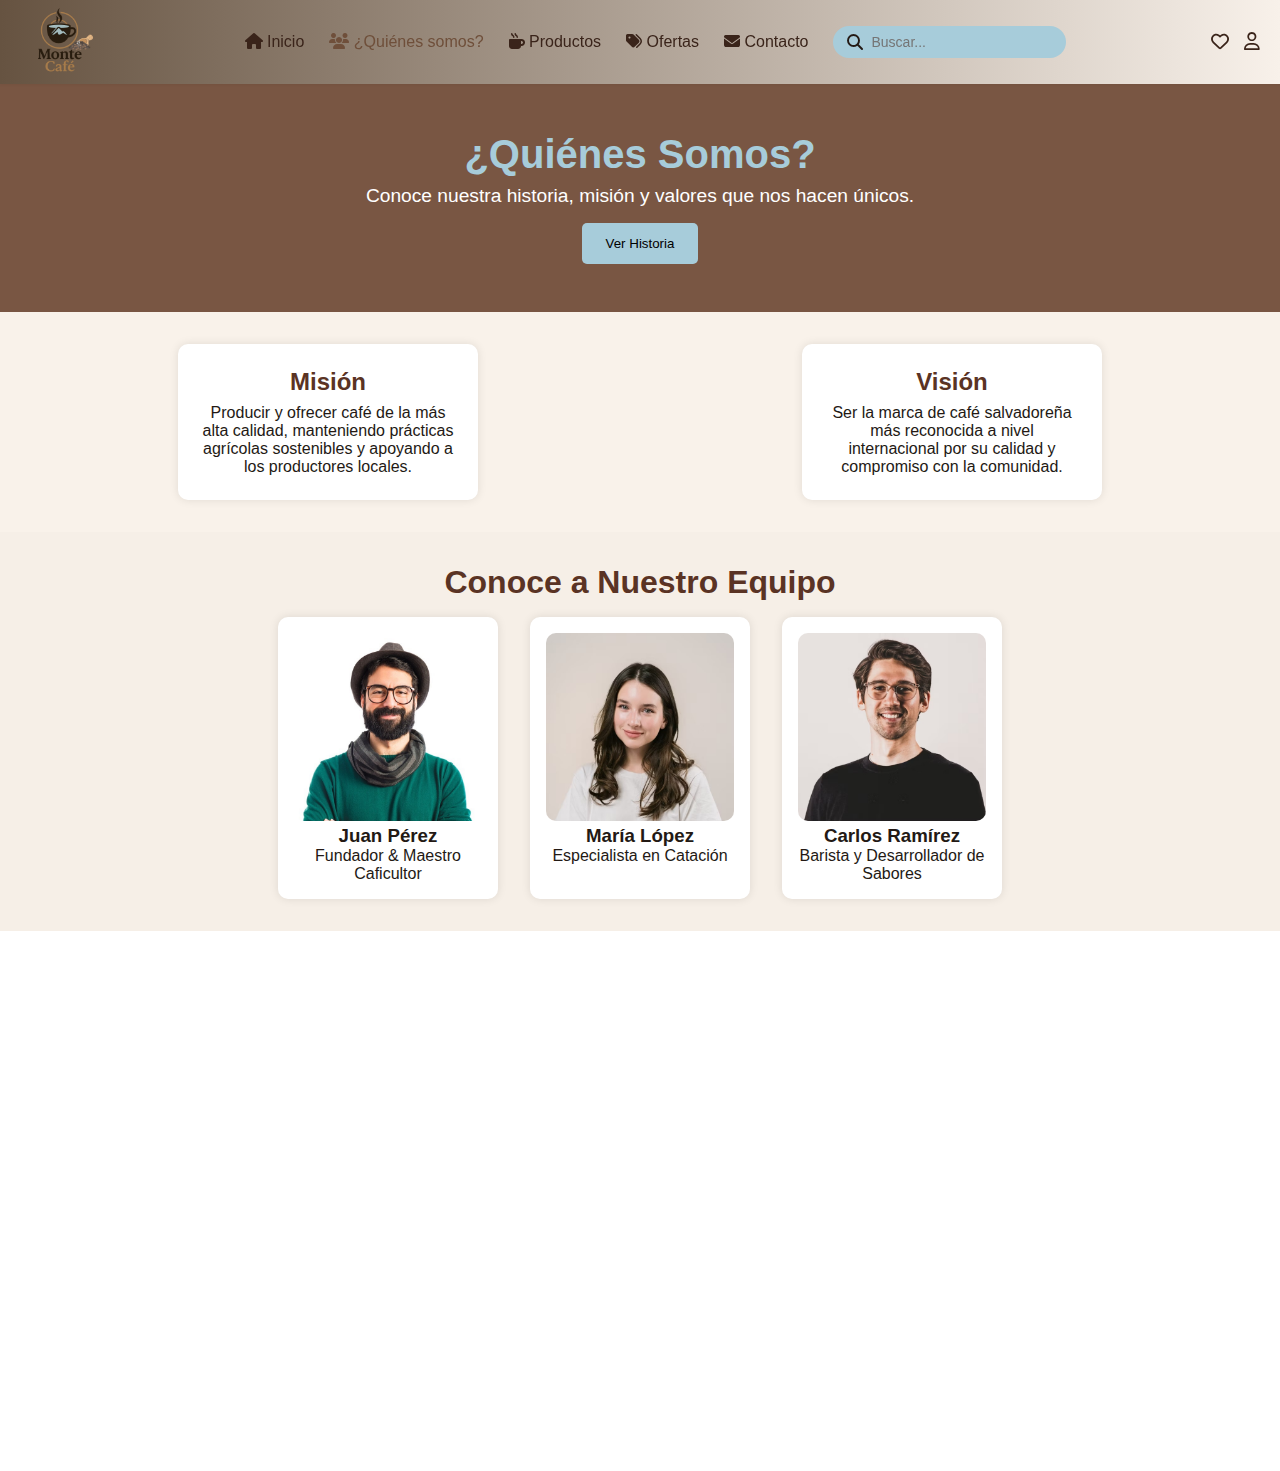
<file: DOM/views/quienesSomos/index.html>
<!DOCTYPE html>
<!-- Documento HTML para la sección "¿Quiénes Somos?" de la página Monte Café -->
<html lang="es">
<head>
  <!-- Metadatos principales -->
  <meta charset="UTF-8" />
  <meta name="viewport" content="width=device-width, initial-scale=1.0" />
  <title>¿Quiénes Somos? | Monte Café</title>

  <!-- Importación de estilos CSS -->
  <!-- Estilos para el Navbar y el Footer compartidos con otras páginas -->
  <link rel="stylesheet" href="../.././assets/css/styleNavbar.css" />
  <link rel="stylesheet" href="../../assets/css/stylefooter.css" />
  <!-- Estilo propio de esta página específica -->
  <link rel="stylesheet" href="assets/css/styles.css" />

  <!-- Importación de iconos desde Font Awesome -->
  <link rel="stylesheet" href="https://cdnjs.cloudflare.com/ajax/libs/font-awesome/6.4.0/css/all.min.css"/>
  
  <!-- Librería de animaciones AOS (Animate On Scroll) -->
  <link href="https://unpkg.com/aos@2.3.4/dist/aos.css" rel="stylesheet">
</head>
<body>

  <!-- ========================== NAVBAR ========================== -->
<header class="navbar" data-aos="fade-down">
  <div class="navbar-container">

    <!-- Logo del sitio -->
    <div class="logo">
      <a href="../../index.html">
        <img src="../../assets/img/Monte-Cafe.png" alt="Logo Café" />
      </a>
    </div>

    <!-- Menú de navegación en versión de escritorio -->
    <div class="nav-desktop">
      <nav class="nav-links">
        <a href="../../index.html"><i class="fas fa-home"></i> Inicio</a>
        <a href="./index.html" class="active"><i class="fas fa-users"></i> ¿Quiénes somos?</a>
        <a href="../productos/index.html"><i class="fas fa-mug-hot"></i> Productos</a>
        <a href="../promociones/index.html"><i class="fas fa-tags"></i> Ofertas</a>
        <a href="../contacto/index.html"><i class="fas fa-envelope"></i> Contacto</a>
      </nav>

      <!-- Barra de búsqueda -->
      <div class="search-bar">
        <i class="fas fa-search"></i>
        <input type="text" placeholder="Buscar..." />
      </div>
    </div>

    <!-- Iconos rápidos como favoritos o perfil -->
    <div class="nav-icons">
      <i class="far fa-heart"></i>
      <i class="far fa-user"></i>
    </div>

    <!-- Menú hamburguesa para pantallas pequeñas -->
    <div class="menu-toggle" id="menuToggle">
      <i class="fas fa-bars"></i>
    </div>
  </div>
</header>

<!-- ====================== CONTENIDO PRINCIPAL ===================== -->
<main>

  <!-- Sección principal de bienvenida o 'Hero' -->
  <section id="hero" data-aos="zoom-in">
    <h1>¿Quiénes Somos?</h1>
    <p>Conoce nuestra historia, misión y valores que nos hacen únicos.</p>
    <!-- Botón para mostrar la sección de Historia mediante JavaScript -->
    <button id="btnHistoria">Ver Historia</button>
  </section>

  <!-- Sección de historia oculta por defecto -->
  <section id="historia" class="oculto">
    <h2>Nuestra Historia</h2>
    <p>Monte Café nació hace más de 20 años del sueño de una familia cafetalera que cree en el sabor auténtico del café salvadoreño.</p>
    <p>Desde nuestras montañas, cada grano es seleccionado cuidadosamente para garantizar un café premium, cultivado con procesos sostenibles y respetuosos con el medio ambiente.</p>
    <blockquote>
      “Nuestro compromiso es llevar el mejor aroma y sabor a cada taza, con el toque único de la tradición y la innovación.”
    </blockquote>
  </section>

  <!-- Sección de misión y visión -->
  <section id="mision-vision">
    <div class="mision">
      <h2>Misión</h2>
      <p>Producir y ofrecer café de la más alta calidad, manteniendo prácticas agrícolas sostenibles y apoyando a los productores locales.</p>
    </div>
    <div class="vision">
      <h2>Visión</h2>
      <p>Ser la marca de café salvadoreña más reconocida a nivel internacional por su calidad y compromiso con la comunidad.</p>
    </div>
  </section>

  <!-- Sección para presentar al equipo -->
  <section id="equipo">
    <h2>Conoce a Nuestro Equipo</h2>
    <div class="equipo-grid">
      <div class="miembro">
        <img src="assets/img/juan.jpg" alt="Fundador">
         <h3>Juan Pérez</h3>
        <p>Fundador & Maestro Caficultor</p>
      </div>
      <div class="miembro">
        <img src="assets/img/maria.jpg" alt="Catadora">
         <h3>María López</h3>
        <p>Especialista en Catación</p>
      </div>
      <div class="miembro">
        <img src="assets/img/carlos.jpg" alt="Barista">
         <h3>Carlos Ramírez</h3>
        <p>Barista y Desarrollador de Sabores</p>
      </div>
    </div>
  </section>

</main>

<!-- ========================== FOOTER ========================== -->
<footer class="footer" data-aos="fade-up">
  <div class="footer-container">

    <!-- Logo + suscripción a boletín -->
    <div class="footer-section logo-newsletter">
      <img src="../../assets/img/Monte-Cafe.png" alt="Monte Café Logo" class="footer-logo">
      <h3>Suscríbete a nuestro boletín</h3>
      <form class="newsletter-form">
        <input type="email" placeholder="monteCafé@gmail.com">
        <button type="submit">Suscribirme</button>
      </form>
      <!-- Íconos de redes sociales -->
      <div class="social-icons">
        <a href="#"><i class="fab fa-facebook-f"></i></a>
        <a href="#"><i class="fab fa-instagram"></i></a>
        <a href="#"><i class="fab fa-tiktok"></i></a>
        <a href="#"><i class="fab fa-whatsapp"></i></a>
      </div>
    </div>

    <!-- Información de contacto rápido -->
    <div class="footer-section soporte">
      <h4>Soporte</h4>
      <p><i class="fas fa-phone-alt"></i> +503 2555-1122</p>
    </div>

    <div class="footer-section legal">
      <h4>Legal</h4>
      <p><a href="#">Políticas de compra</a></p>
    </div>

    <div class="footer-section contacto">
      <h4>Contacto</h4>
      <p><i class="fas fa-map-marker-alt"></i> Cantón El Carmen, Chalatenango</p>
      <p><i class="fas fa-envelope"></i> contacto@montecafe.com</p>
      <p><i class="fas fa-phone"></i> +503 2555-1122</p>
    </div>
  </div>

  <!-- Texto inferior del footer -->
  <div class="footer-bottom">
    &copy; 2025 Monte Café. Todos los derechos reservados.
  </div>
</footer>

<!-- ===================== SCRIPTS ===================== -->

<!-- JavaScript específico para esta página -->
<script src="assets/js/main.js"></script>
<!-- Script general (probablemente para funciones globales) -->
<script src="../../main.js"></script>
<!-- Script para la funcionalidad del menú de navegación -->
<script src="../../assets/js/navbar.js"></script>
<!-- Librería de animaciones AOS -->
<script src="https://unpkg.com/aos@2.3.4/dist/aos.js"></script>

<script>
  // Inicialización de las animaciones de AOS con configuración personalizada
  AOS.init({
    duration: 1000, // Duración de animaciones (ms)
    once: false,    // Las animaciones se reproducen cada vez que aparece el elemento
    mirror: true    // La animación también ocurre al hacer scroll hacia arriba
  });
</script>

</body>
</html>
</file>
<file: DOM/assets/css/stylefooter.css>
.footer {
  background: linear-gradient(180deg, #b49477, #654c32); /* degradado café */
  color: #f3e7d8;
  padding: 4rem 2rem 2rem;
  font-family: 'Segoe UI', sans-serif;
}

.footer-container {
  max-width: 1200px;
  margin: 0 auto;
  display: flex;
  flex-wrap: wrap;
  justify-content: space-between;
  gap: 3rem;
  align-items: flex-start;
}

.footer-section {
  flex: 1 1 250px;
  min-width: 200px;
}

.footer-logo {
  width: 130px;
  max-height: 120px;
  object-fit: contain;
  display: block;
  margin: 0 auto 1rem auto;
  filter: drop-shadow(0 2px 4px rgba(0,0,0,0.4));
}

.footer h3,
.footer h4 {
  margin-bottom: 1rem;
  font-size: 1.1rem;
  color: #fff9f0;
}

.footer-section p,
.footer-section a {
  font-size: 0.95rem;
  line-height: 1.6;
  color: #f3e7d8;
  text-decoration: none;
}

.footer-section a:hover {
  text-decoration: underline;
}

.footer-section i {
  margin-right: 8px;
  color: #f7c089;
}

/* Newsletter */
.newsletter-form {
  display: flex;
  max-width: 400px;
  margin: 1rem auto 0;
}

.newsletter-form input {
  padding: 0.7rem 1rem;
  border: none;
  border-radius: 20px 0 0 20px;
  outline: none;
  width: 70%;
  font-size: 0.95rem;
}

.newsletter-form button {
  padding: 0.7rem 1rem;
  background-color: #d2691e;
  color: #fff;
  border: none;
  border-radius: 0 20px 20px 0;
  cursor: pointer;
  font-weight: bold;
  transition: background 0.3s ease;
}

.newsletter-form button:hover {
  background-color: #b85817;
}

/* Redes sociales */
.social-icons {
  text-align: center;
  margin-top: 1rem;
}

.social-icons a {
  color: #fef5e8;
  margin: 0 8px;
  font-size: 1.3rem;
  transition: color 0.3s ease;
}

.social-icons a:hover {
  color: #ffd9a0;
}

/* Línea inferior */
.footer-bottom {
  text-align: center;
  margin-top: 3rem;
  padding-top: 1.2rem;
  border-top: 1px solid #4a3327;
  font-size: 0.85rem;
  color: #e6d5c2;
}
</file>
<file: DOM/views/quienesSomos/assets/css/styles.css>
/* Estilo general para el cuerpo de la página */
body {
  font-family: 'Segoe UI', sans-serif; /* Fuente principal para el texto */
  background-color: #fff; /* Fondo blanco */
  color: rgb(35, 25, 20); /* Color del texto principal */
  margin: 0; /* Elimina los márgenes por defecto */
}

/* ----------------------- SECCIÓN HERO ----------------------- */
/* Sección principal destacada con un fondo llamativo */
#hero {
  background-color: rgb(121, 86, 67); /* Color de fondo café oscuro */
  text-align: center; /* Centra el texto horizontalmente */
  padding: 3rem 1rem; /* Espaciado interno superior e inferior */
}

#hero h1 {
  font-size: 2.5rem; /* Tamaño grande para el título principal */
  color: rgb(167, 204, 218); /* Color celeste suave */
}

#hero p {
  font-size: 1.2rem; /* Texto más grande para mejor lectura */
  margin-top: 0.5rem; /* Espacio superior */
  color: white; /* Texto en color blanco */
}

#hero button {
  background-color: rgb(167, 204, 218); /* Botón con fondo celeste */
  color: black; /* Texto negro */
  border: none; /* Sin borde */
  padding: 0.8rem 1.5rem; /* Relleno interno del botón */
  border-radius: 5px; /* Bordes redondeados */
  cursor: pointer; /* Cambia el cursor a mano al pasar sobre el botón */
  margin-top: 1rem; /* Margen superior */
  transition: background 0.3s ease; /* Animación suave al cambiar de color */
}

#hero button:hover {
  background-color: white; /* Cambia el color al pasar el mouse */
}

/* ----------------------- SECCIÓN HISTORIA ----------------------- */
/* Sección de historia con fondo claro y animaciones suaves */
#historia {
  background: #fdf6f0; /* Fondo color beige claro */
  padding: 2rem; /* Espaciado interno */
  text-align: center; /* Centra el contenido */
  transition: all 0.5s ease; /* Transiciones suaves */
}

#historia h2 {
  color: rgb(90, 51, 36); /* Color café oscuro */
  font-size: 2rem; /* Tamaño del subtítulo */
  margin-bottom: 1rem; /* Espacio inferior */
}

#historia p {
  max-width: 800px; /* Limita el ancho del texto */
  margin: 0 auto 1rem auto; /* Centrado horizontal */
  line-height: 1.6; /* Espaciado entre líneas para mejor lectura */
  color: rgb(35, 25, 20); /* Color de texto principal */
}

#historia blockquote {
  font-style: italic; /* Texto en cursiva */
  background: #fff6e9; /* Fondo claro */
  padding: 1rem; /* Espaciado interno */
  border-left: 5px solid #d5a37d; /* Barra vertical a la izquierda */
  margin: 2rem auto; /* Margen vertical y centrado horizontal */
  max-width: 600px; /* Limita el ancho del bloque */
}

/* Clase para ocultar elementos usando display: none */
.oculto {
  display: none;
}

/* ----------------------- SECCIÓN MISIÓN Y VISIÓN ----------------------- */
/* Contenedor principal de misión y visión */
#mision-vision {
  display: flex; /* Flexbox para distribuir elementos */
  justify-content: space-around; /* Espacio entre elementos */
  padding: 2rem; /* Espaciado interno */
  background-color: #f9f2ea; /* Fondo beige claro */
  flex-wrap: wrap; /* Permite que los elementos se acomoden en varias líneas */
  gap: 2rem; /* Espacio entre tarjetas */
}

/* Tarjetas de misión y visión */
.mision, .vision {
  background: white; /* Fondo blanco para tarjetas */
  padding: 1.5rem; /* Espaciado interno */
  border-radius: 10px; /* Bordes redondeados */
  box-shadow: 0 0 10px rgba(0,0,0,0.1); /* Sombra ligera */
  width: 300px; /* Ancho fijo para las tarjetas */
  text-align: center; /* Centra el texto */
  transition: transform 0.3s ease; /* Animación suave de transformación */
}

/* Efecto de zoom al pasar el mouse sobre las tarjetas */
.mision:hover, .vision:hover {
  transform: scale(1.05); /* Aumenta el tamaño ligeramente */
}

/* Títulos dentro de las tarjetas */
.mision h2, .vision h2 {
  color: rgb(90, 51, 36); /* Color café oscuro */
  margin-bottom: 0.5rem; /* Espacio inferior */
}

/* ----------------------- SECCIÓN EQUIPO ----------------------- */
/* Sección para mostrar a los miembros del equipo */
#equipo {
  background: #f6efe7; /* Fondo beige claro */
  padding: 2rem; /* Espaciado interno */
  text-align: center; /* Centrado de contenido */
}

#equipo h2 {
  font-size: 2rem; /* Tamaño del subtítulo */
  color: rgb(90, 51, 36); /* Color café oscuro */
  margin-bottom: 1rem; /* Espacio inferior */
}

/* Contenedor flexible para los miembros del equipo */
.equipo-grid {
  display: flex; /* Flexbox para distribución horizontal */
  justify-content: center; /* Centrar horizontalmente */
  gap: 2rem; /* Espacio entre miembros */
  flex-wrap: wrap; /* Permite varias líneas si es necesario */
  margin-top: 1rem; /* Espacio superior */
}

/* Tarjeta individual de cada miembro */
.miembro {
  background: white; /* Fondo blanco */
  padding: 1rem; /* Espaciado interno */
  border-radius: 10px; /* Bordes redondeados */
  box-shadow: 0 0 10px rgba(0,0,0,0.1); /* Sombra ligera */
  width: 220px; /* Ancho fijo */
  transition: transform 0.3s ease; /* Animación suave al hacer hover */
}

/* Efecto zoom cuando se pasa el mouse sobre el miembro */
.miembro:hover {
  transform: scale(1.05); /* Aumenta el tamaño */
}

/* Imagen del miembro del equipo */
.miembro img {
  width: 100%; /* Imagen ocupa todo el ancho disponible */
  border-radius: 10px; /* Bordes redondeados para la imagen */
  object-fit: cover; /* Recorta la imagen para que no se deforme */
}
</file>
<file: DOM/assets/css/styleNavbar.css>
/* Reset */
* {
  margin: 0;
  padding: 0;
  box-sizing: border-box;
}

body {
  font-family: 'Segoe UI', sans-serif;
  background-color: #fff;
  color: #3a241a;
}

/* --- NAVBAR --- */
.navbar {
  background: linear-gradient(to right, #665341, #f8f1ea);
  padding: 12px 20px;
  position: relative;
  z-index: 10;
  box-shadow: 0 1px 3px rgba(0, 0, 0, 0.05);
}

.navbar-container {
  display: flex;
  justify-content: space-between;
  align-items: center;
}

.logo {
  display: flex;
  align-items: center;
  height: 60px; /* ← Aumenta esto según el tamaño deseado del logo */
}

.logo img {
  height: 80px; /* ← Controla el tamaño exacto del logo */
  width: auto;
  object-fit: contain;
}


.nav-desktop {
  display: flex;
  align-items: center;
  gap: 25px;
  flex: 1;
  justify-content: center;
}

.nav-links {
  display: flex;
  gap: 25px;
}

.nav-links a {
  text-decoration: none;
  color: #3a241a;
  font-weight: 500;
}

.nav-links a.active {
  color: #6f4f3a;
}

.nav-links a:hover { /* color de iconos al pasar el mouse en desktop */
  color: #ffffff; 
}

/* Buscador desktop */
.search-bar {
  display: flex;
  align-items: center;
  background-color: #a7ccda;
  padding: 8px 14px;
  border-radius: 30px;
}

.search-bar input {
  border: none;
  background: none;
  outline: none;
  margin-left: 8px;
  font-size: 14px;
  color: #3a241a;
}

/* Iconos derecha */
.nav-icons {
  display: flex;
  align-items: center;
  gap: 15px;
}

.nav-icons i {
  font-size: 18px;
  color: #3a241a;
  cursor: pointer;
}

.cart-icon {
  background-color: #3a241a;
  padding: 10px;
  border-radius: 50%;
  color: #fff;
}

/* Hamburguesa */
.menu-toggle {
  display: none;
  font-size: 24px;
}

/* --- MENÚ MÓVIL IZQUIERDA --- */
.mobile-menu {
  position: fixed;
  top: 0;
  left: -100%;
  width: 270px;
  height: 100vh;
   background: linear-gradient(180deg, #665341, #654c32); /* degradado café */
  color: #fff;
  padding: 25px 20px;
  transition: left 0.3s ease;
  z-index: 999;
  border-radius: 0 10px 10px 0;
}

.mobile-menu.active {
  left: 0;
}

.menu-header {
  display: flex;
  justify-content: flex-end;
}

.close-btn {
  font-size: 24px;
  color: #9a6e48;
  cursor: pointer;
}

.menu-links {
  list-style: none;
  margin-top: 30px;
}

.menu-links li {
  margin: 18px 0;
  font-size: 16px;
  display: flex;
  gap: 10px;
  align-items: center;
  cursor: pointer;
}

/* Buscador móvil */
.menu-search {
  display: flex;
  align-items: center;
  margin-top: 25px;
  border-bottom: 1px solid #d1a178;
  padding-bottom: 8px;
  color: #d1a178;
}

.menu-search input {
  flex: 1;
  border: none;
  outline: none;
  background: none;
  color: #d1a178;
  font-size: 14px;
}

/* Botones auth */
.menu-auth {
  margin-top: 30px;
}

.menu-auth p {
  margin: 12px 0;
  display: flex;
  align-items: center;
  gap: 10px;
  font-size: 15px;
}

/* Responsive */
@media (max-width: 768px) {
  .nav-desktop {
    display: none;
  }

  .menu-toggle {
    display: block;
  }
}


.menu-links a {
  text-decoration: none;
  color: #f3e7d8; /* o el color que estás usando en tu menú móvil */
  display: flex;
  align-items: center;
  gap: 8px;
  padding: 0.5rem 0;
  transition: color 0.3s ease;
}

.menu-links a:hover {
  color: #ffdda1;
}
</file>
